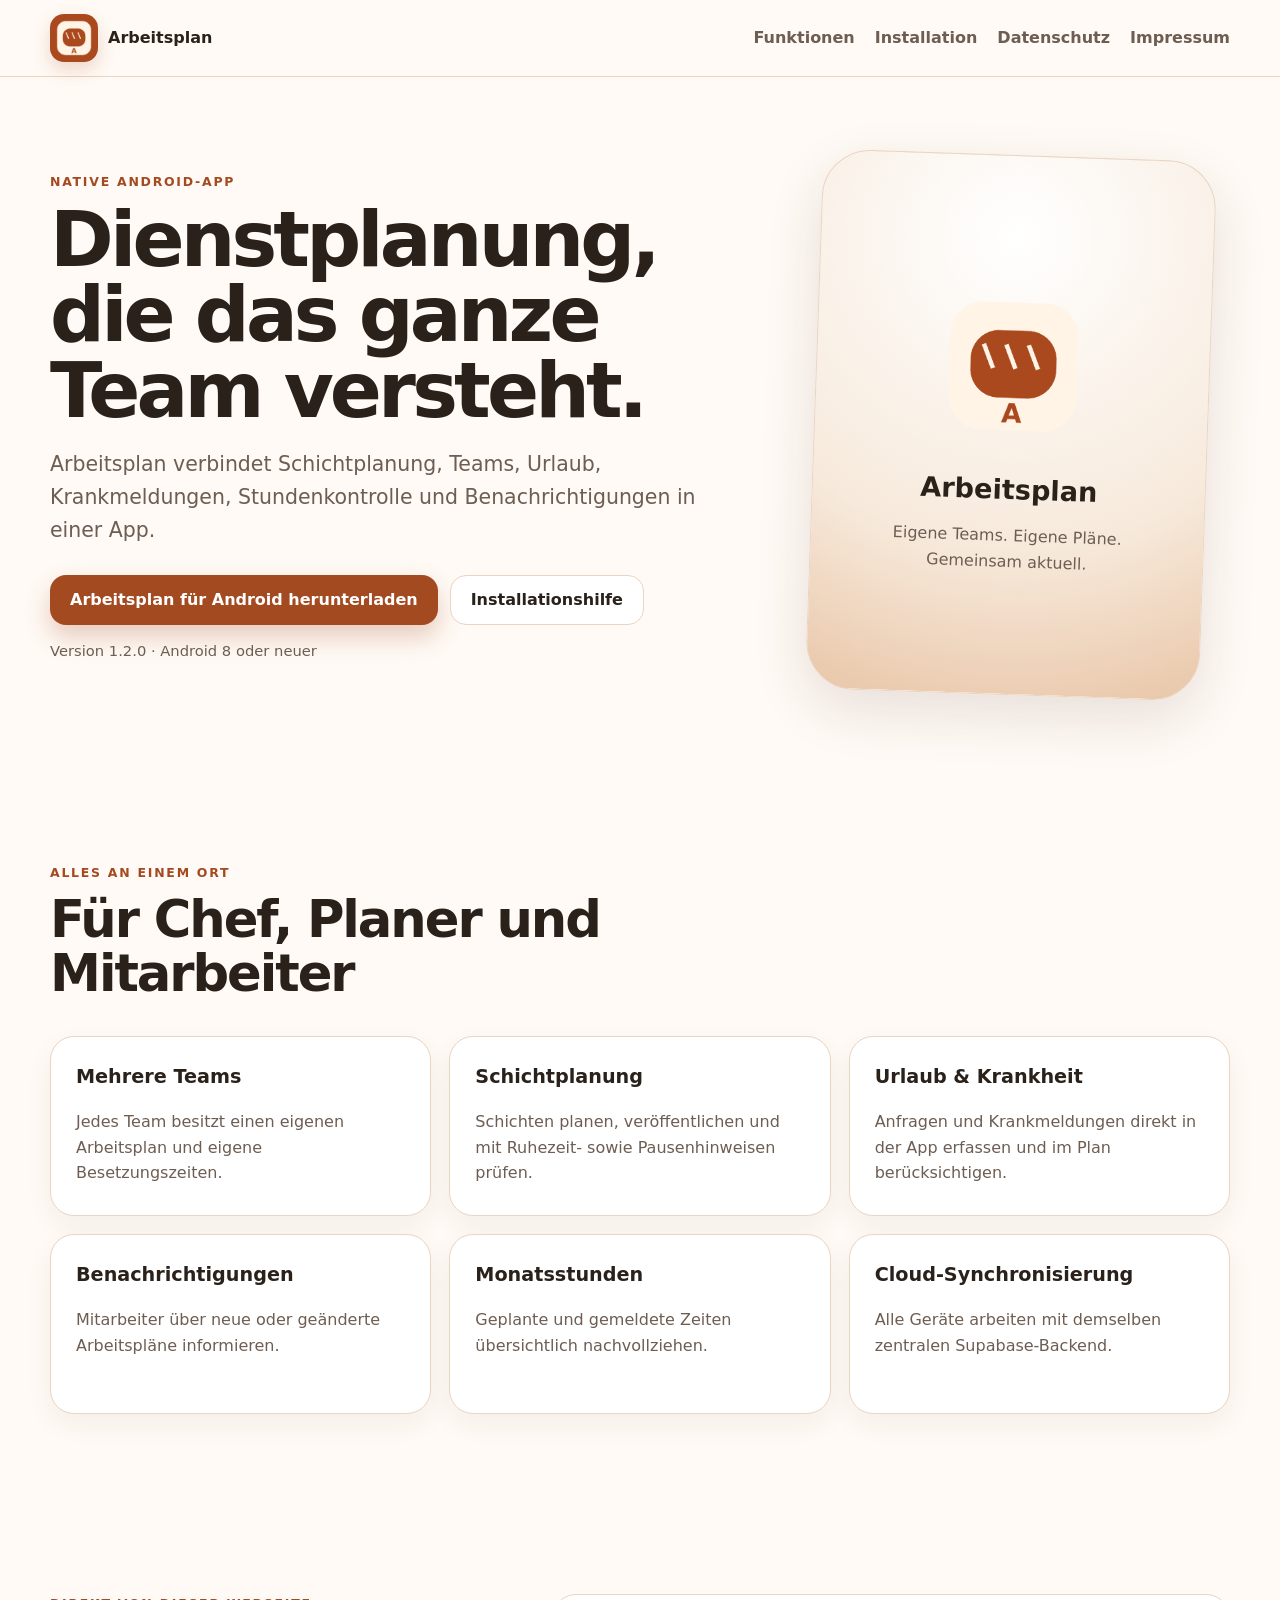
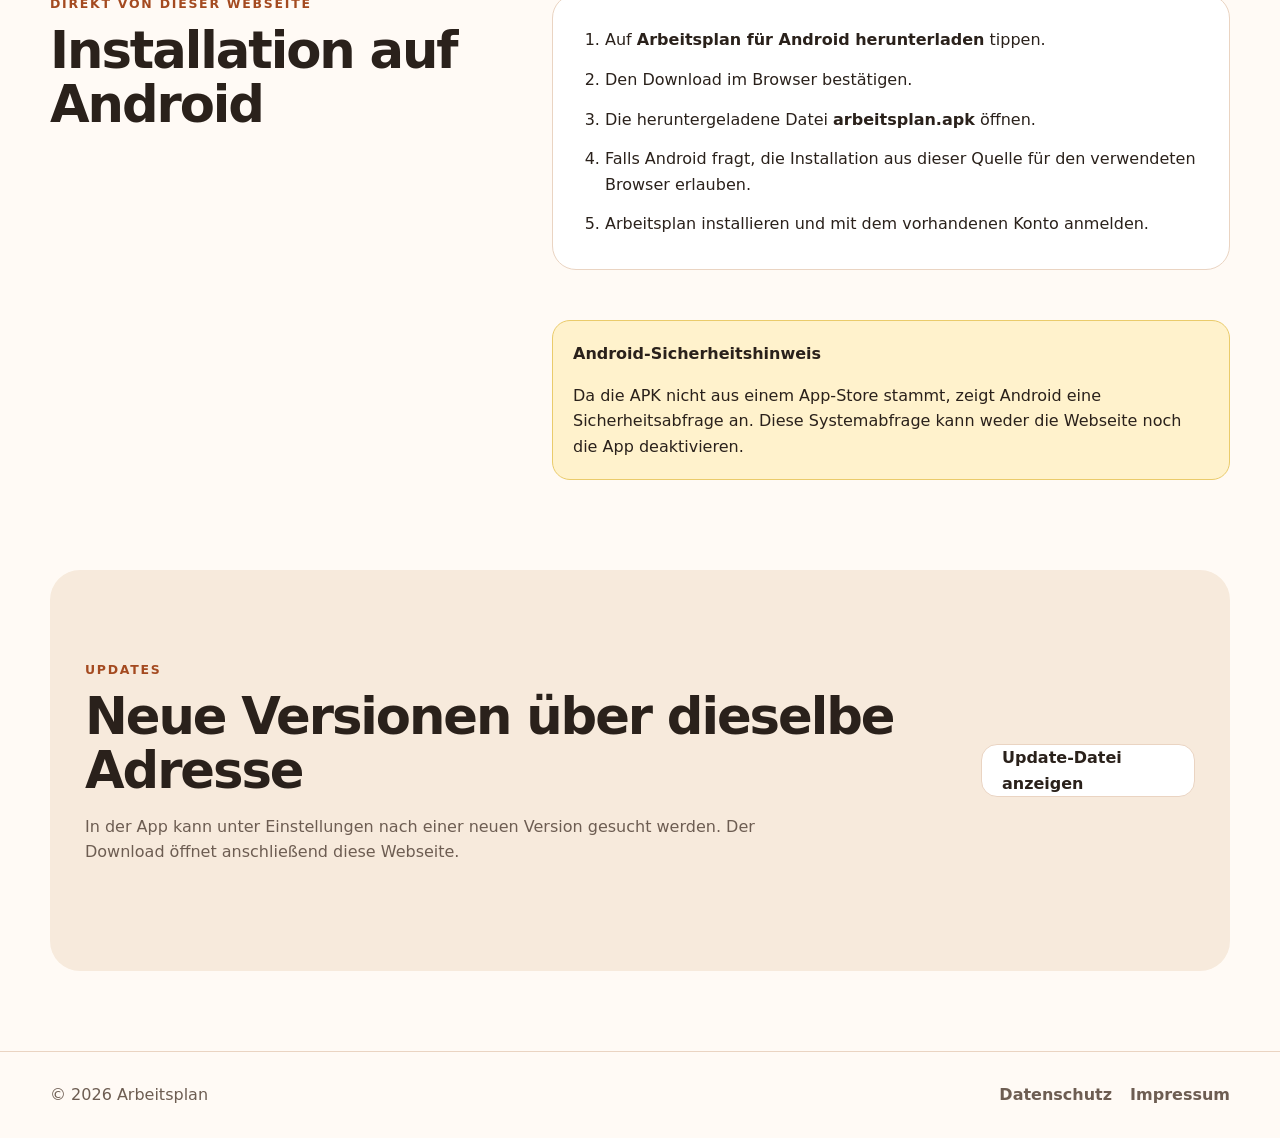
<file: index.html>
<!doctype html>
<html lang="de">
<head>
  <meta charset="utf-8">
  <meta name="viewport" content="width=device-width, initial-scale=1">
  <meta name="theme-color" content="#a44a20">
  <meta name="description" content="Arbeitsplan – Dienstplanung, Urlaub, Krankmeldungen und Arbeitszeiten für Teams.">
  <title>Arbeitsplan herunterladen</title>
  <link rel="icon" href="assets/icon.png">
  <link rel="stylesheet" href="styles.css">
</head>
<body>
  <header class="site-header">
    <a class="brand" href="#start" aria-label="Arbeitsplan Startseite">
      <img src="assets/icon.png" alt="" width="48" height="48">
      <span>Arbeitsplan</span>
    </a>
    <nav aria-label="Hauptnavigation">
      <a href="#funktionen">Funktionen</a>
      <a href="#installation">Installation</a>
      <a href="datenschutz.html">Datenschutz</a>
      <a href="impressum.html">Impressum</a>
    </nav>
  </header>

  <main id="start">
    <section class="hero">
      <div class="hero-copy">
        <p class="eyebrow">Native Android-App</p>
        <h1>Dienstplanung, die das ganze Team versteht.</h1>
        <p class="lead">Arbeitsplan verbindet Schichtplanung, Teams, Urlaub, Krankmeldungen, Stundenkontrolle und Benachrichtigungen in einer App.</p>
        <div class="actions">
          <a class="button primary" href="https://expo.dev/accounts/fpsnox/projects/arbeitsplan/builds/e3d83ea1-603f-46ea-b3bf-33737005f530">Arbeitsplan für Android herunterladen</a>
          <a class="button secondary" href="#installation">Installationshilfe</a>
        </div>
        <p class="version">Version 1.2.0 · Android 8 oder neuer</p>
      </div>
      <div class="phone-card" aria-label="Arbeitsplan App-Vorschau">
        <img src="assets/splash-icon.png" alt="Arbeitsplan App-Symbol">
        <strong>Arbeitsplan</strong>
        <span>Eigene Teams. Eigene Pläne. Gemeinsam aktuell.</span>
      </div>
    </section>

    <section id="funktionen" class="section">
      <div class="section-heading">
        <p class="eyebrow">Alles an einem Ort</p>
        <h2>Für Chef, Planer und Mitarbeiter</h2>
      </div>
      <div class="feature-grid">
        <article><h3>Mehrere Teams</h3><p>Jedes Team besitzt einen eigenen Arbeitsplan und eigene Besetzungszeiten.</p></article>
        <article><h3>Schichtplanung</h3><p>Schichten planen, veröffentlichen und mit Ruhezeit- sowie Pausenhinweisen prüfen.</p></article>
        <article><h3>Urlaub & Krankheit</h3><p>Anfragen und Krankmeldungen direkt in der App erfassen und im Plan berücksichtigen.</p></article>
        <article><h3>Benachrichtigungen</h3><p>Mitarbeiter über neue oder geänderte Arbeitspläne informieren.</p></article>
        <article><h3>Monatsstunden</h3><p>Geplante und gemeldete Zeiten übersichtlich nachvollziehen.</p></article>
        <article><h3>Cloud-Synchronisierung</h3><p>Alle Geräte arbeiten mit demselben zentralen Supabase-Backend.</p></article>
      </div>
    </section>

    <section id="installation" class="section installation">
      <div class="section-heading">
        <p class="eyebrow">Direkt von dieser Webseite</p>
        <h2>Installation auf Android</h2>
      </div>
      <ol>
        <li>Auf <strong>Arbeitsplan für Android herunterladen</strong> tippen.</li>
        <li>Den Download im Browser bestätigen.</li>
        <li>Die heruntergeladene Datei <strong>arbeitsplan.apk</strong> öffnen.</li>
        <li>Falls Android fragt, die Installation aus dieser Quelle für den verwendeten Browser erlauben.</li>
        <li>Arbeitsplan installieren und mit dem vorhandenen Konto anmelden.</li>
      </ol>
      <div class="notice">
        <strong>Android-Sicherheitshinweis</strong>
        <p>Da die APK nicht aus einem App-Store stammt, zeigt Android eine Sicherheitsabfrage an. Diese Systemabfrage kann weder die Webseite noch die App deaktivieren.</p>
      </div>
    </section>

    <section class="section support">
      <div>
        <p class="eyebrow">Updates</p>
        <h2>Neue Versionen über dieselbe Adresse</h2>
        <p>In der App kann unter Einstellungen nach einer neuen Version gesucht werden. Der Download öffnet anschließend diese Webseite.</p>
      </div>
      <a class="button secondary" href="updates/latest.json">Update-Datei anzeigen</a>
    </section>
  </main>

  <footer>
    <span>© <span id="year"></span> Arbeitsplan</span>
    <div><a href="datenschutz.html">Datenschutz</a><a href="impressum.html">Impressum</a></div>
  </footer>
  <script>document.getElementById('year').textContent = new Date().getFullYear();</script>
</body>
</html>
</file>
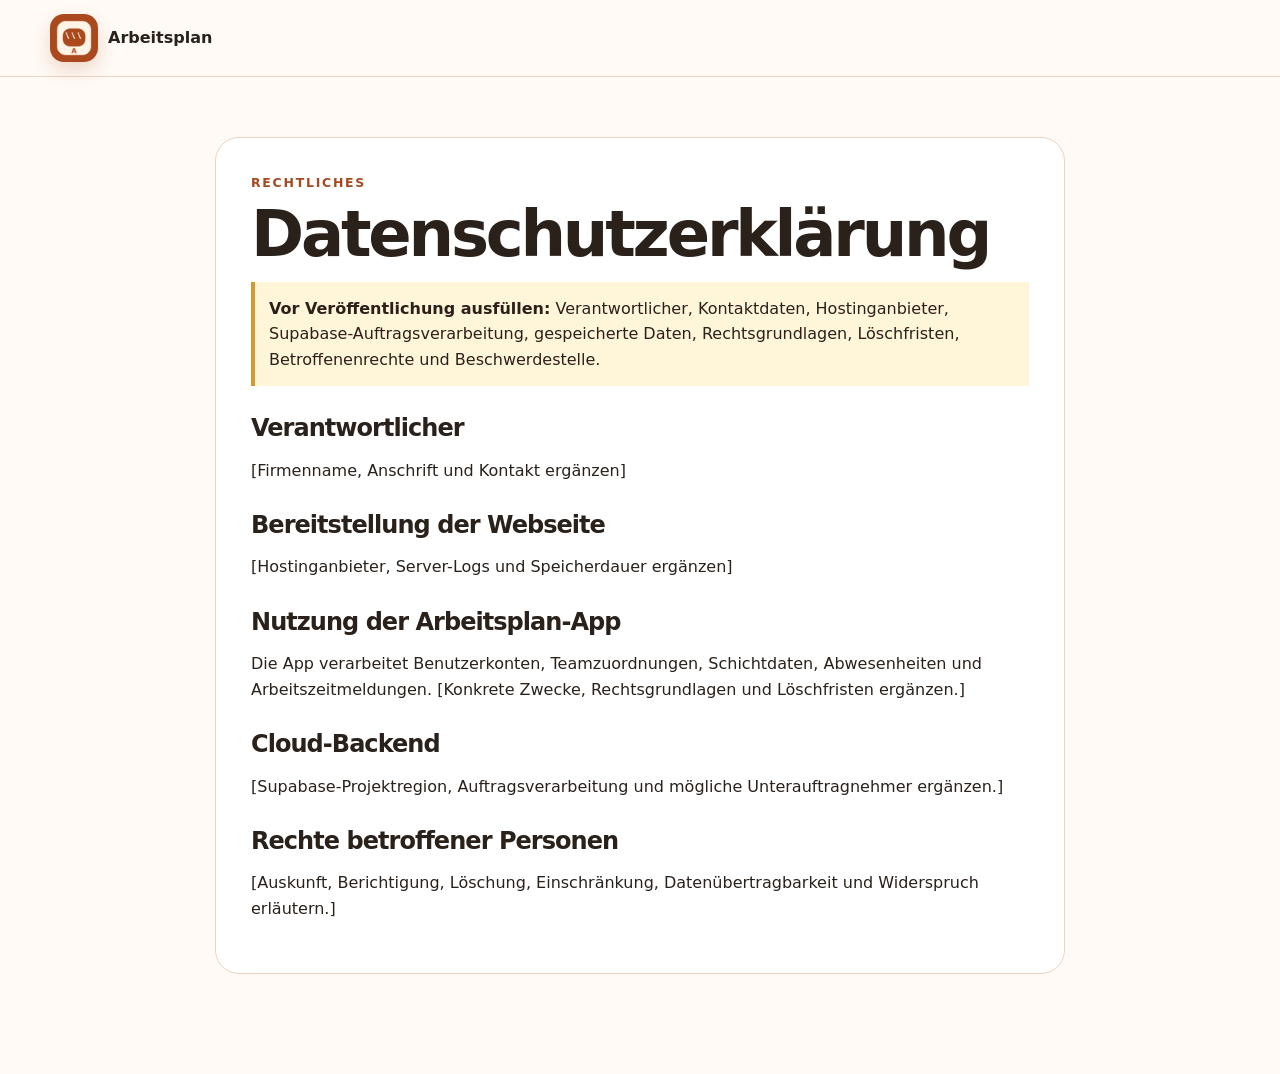
<file: datenschutz.html>
<!doctype html>
<html lang="de">
<head><meta charset="utf-8"><meta name="viewport" content="width=device-width,initial-scale=1"><title>Datenschutz · Arbeitsplan</title><link rel="stylesheet" href="styles.css"></head>
<body>
<header class="site-header"><a class="brand" href="index.html"><img src="assets/icon.png" alt="" width="48" height="48"><span>Arbeitsplan</span></a></header>
<main class="legal">
  <p class="eyebrow">Rechtliches</p><h1>Datenschutzerklärung</h1>
  <p class="placeholder"><strong>Vor Veröffentlichung ausfüllen:</strong> Verantwortlicher, Kontaktdaten, Hostinganbieter, Supabase-Auftragsverarbeitung, gespeicherte Daten, Rechtsgrundlagen, Löschfristen, Betroffenenrechte und Beschwerdestelle.</p>
  <h2>Verantwortlicher</h2><p>[Firmenname, Anschrift und Kontakt ergänzen]</p>
  <h2>Bereitstellung der Webseite</h2><p>[Hostinganbieter, Server-Logs und Speicherdauer ergänzen]</p>
  <h2>Nutzung der Arbeitsplan-App</h2><p>Die App verarbeitet Benutzerkonten, Teamzuordnungen, Schichtdaten, Abwesenheiten und Arbeitszeitmeldungen. [Konkrete Zwecke, Rechtsgrundlagen und Löschfristen ergänzen.]</p>
  <h2>Cloud-Backend</h2><p>[Supabase-Projektregion, Auftragsverarbeitung und mögliche Unterauftragnehmer ergänzen.]</p>
  <h2>Rechte betroffener Personen</h2><p>[Auskunft, Berichtigung, Löschung, Einschränkung, Datenübertragbarkeit und Widerspruch erläutern.]</p>
</main>
</body></html>
</file>
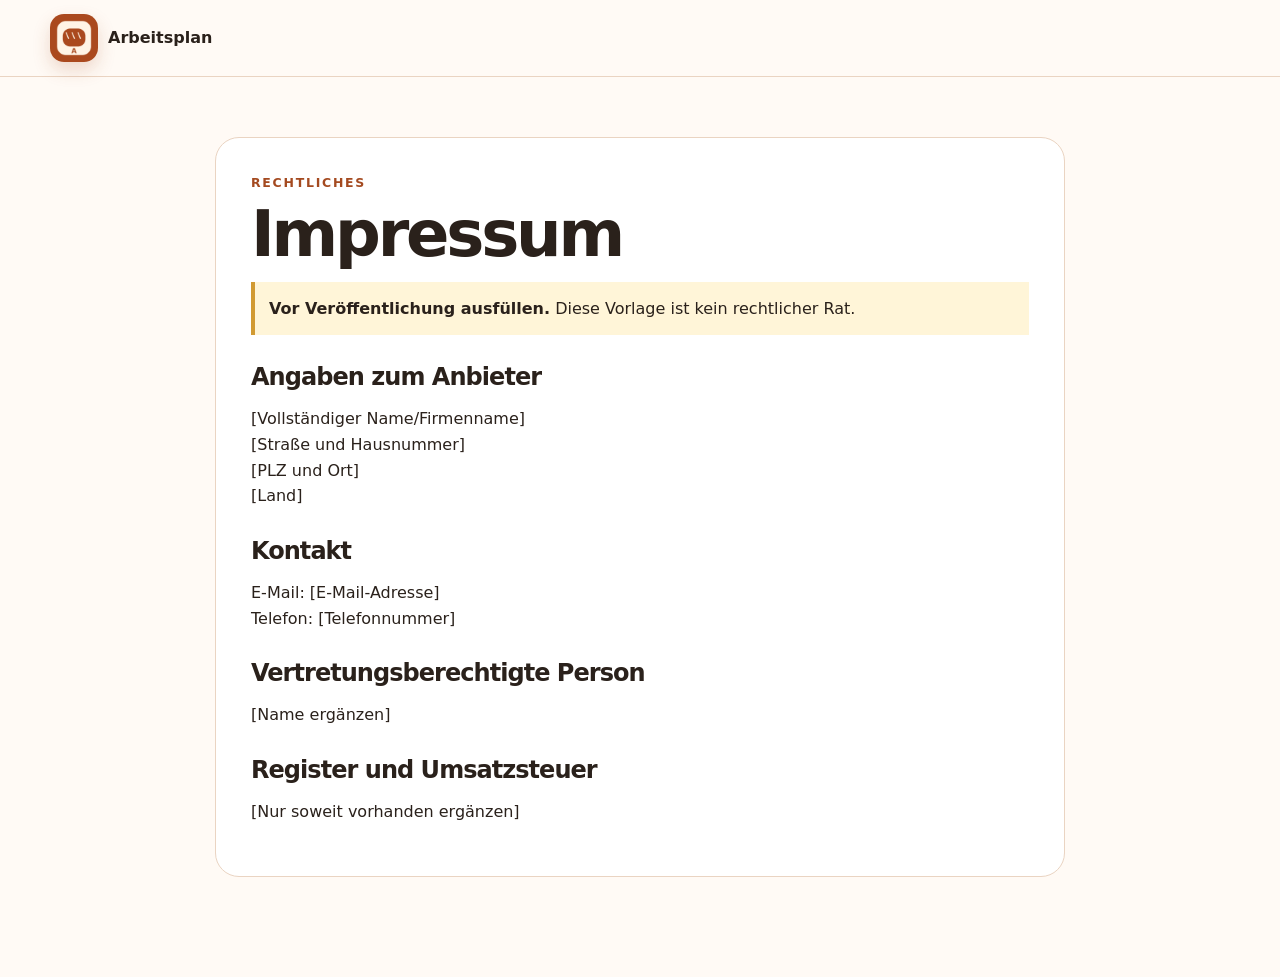
<file: impressum.html>
<!doctype html>
<html lang="de">
<head><meta charset="utf-8"><meta name="viewport" content="width=device-width,initial-scale=1"><title>Impressum · Arbeitsplan</title><link rel="stylesheet" href="styles.css"></head>
<body>
<header class="site-header"><a class="brand" href="index.html"><img src="assets/icon.png" alt="" width="48" height="48"><span>Arbeitsplan</span></a></header>
<main class="legal">
  <p class="eyebrow">Rechtliches</p><h1>Impressum</h1>
  <p class="placeholder"><strong>Vor Veröffentlichung ausfüllen.</strong> Diese Vorlage ist kein rechtlicher Rat.</p>
  <h2>Angaben zum Anbieter</h2><p>[Vollständiger Name/Firmenname]<br>[Straße und Hausnummer]<br>[PLZ und Ort]<br>[Land]</p>
  <h2>Kontakt</h2><p>E-Mail: [E-Mail-Adresse]<br>Telefon: [Telefonnummer]</p>
  <h2>Vertretungsberechtigte Person</h2><p>[Name ergänzen]</p>
  <h2>Register und Umsatzsteuer</h2><p>[Nur soweit vorhanden ergänzen]</p>
</main>
</body></html>
</file>
<file: styles.css>
:root {
  color-scheme: light;
  --bg: #fffaf5;
  --surface: #ffffff;
  --surface-2: #f7eadc;
  --text: #2a211b;
  --muted: #6d5d52;
  --line: #ead4c2;
  --primary: #a44a20;
  --primary-dark: #7f3516;
  --shadow: 0 20px 55px rgba(64, 34, 18, .12);
}
* { box-sizing: border-box; }
html { scroll-behavior: smooth; }
body { margin: 0; font-family: Inter, ui-sans-serif, system-ui, -apple-system, BlinkMacSystemFont, "Segoe UI", sans-serif; background: var(--bg); color: var(--text); line-height: 1.6; }
a { color: inherit; }
.site-header { position: sticky; top: 0; z-index: 10; display: flex; align-items: center; justify-content: space-between; gap: 24px; padding: 14px max(24px, calc((100vw - 1180px) / 2)); background: rgba(255,250,245,.92); border-bottom: 1px solid var(--line); backdrop-filter: blur(14px); }
.brand { display: inline-flex; align-items: center; gap: 10px; font-weight: 900; text-decoration: none; }
.brand img { border-radius: 14px; box-shadow: 0 8px 18px rgba(164,74,32,.2); }
nav { display: flex; gap: 20px; flex-wrap: wrap; }
nav a, footer a { color: var(--muted); font-weight: 700; text-decoration: none; }
nav a:hover, footer a:hover { color: var(--primary); }
main { overflow: hidden; }
.hero, .section { width: min(1180px, calc(100% - 40px)); margin-inline: auto; }
.hero { min-height: 72vh; display: grid; grid-template-columns: 1.25fr .75fr; align-items: center; gap: 70px; padding: 78px 0; }
.eyebrow { margin: 0 0 10px; color: var(--primary); text-transform: uppercase; letter-spacing: .14em; font-size: .78rem; font-weight: 900; }
h1 { max-width: 780px; margin: 0; font-size: clamp(2.65rem, 6vw, 5.4rem); line-height: .98; letter-spacing: -.05em; }
h2 { margin: 0; font-size: clamp(2rem, 4vw, 3.4rem); line-height: 1.05; letter-spacing: -.04em; }
h3 { margin: 0 0 7px; font-size: 1.2rem; }
.lead { max-width: 720px; color: var(--muted); font-size: clamp(1.05rem, 2vw, 1.28rem); }
.actions { display: flex; gap: 12px; flex-wrap: wrap; margin: 28px 0 10px; }
.button { display: inline-flex; align-items: center; justify-content: center; min-height: 50px; padding: 0 20px; border-radius: 16px; font-weight: 900; text-decoration: none; transition: transform .15s ease, box-shadow .15s ease; }
.button:hover { transform: translateY(-2px); }
.button.primary { background: var(--primary); color: white; box-shadow: 0 12px 25px rgba(164,74,32,.26); }
.button.primary:hover { background: var(--primary-dark); }
.button.secondary { background: var(--surface); border: 1px solid var(--line); color: var(--text); }
.version { color: var(--muted); font-size: .92rem; }
.phone-card { aspect-ratio: .73; max-height: 540px; display: flex; flex-direction: column; align-items: center; justify-content: center; gap: 12px; padding: 30px; border: 1px solid var(--line); border-radius: 48px; background: radial-gradient(circle at 50% 15%, #fff 0, var(--surface-2) 62%, #e9c6a8 100%); box-shadow: var(--shadow); text-align: center; transform: rotate(2deg); }
.phone-card img { width: min(180px, 58%); }
.phone-card strong { font-size: 1.7rem; }
.phone-card span { max-width: 260px; color: var(--muted); }
.section { padding: 90px 0; }
.section-heading { max-width: 780px; margin-bottom: 36px; }
.feature-grid { display: grid; grid-template-columns: repeat(3, 1fr); gap: 18px; }
.feature-grid article { min-height: 180px; padding: 25px; border: 1px solid var(--line); border-radius: 24px; background: var(--surface); box-shadow: 0 10px 28px rgba(64,34,18,.055); }
.feature-grid p { color: var(--muted); margin-bottom: 0; }
.installation { display: grid; grid-template-columns: .8fr 1.2fr; gap: 50px; align-items: start; }
.installation ol { margin: 0; padding: 25px 25px 25px 52px; border: 1px solid var(--line); border-radius: 24px; background: var(--surface); }
.installation li { padding: 7px 0; }
.notice { grid-column: 2; padding: 20px; border-radius: 18px; background: #fff2cc; border: 1px solid #eacb6b; }
.notice p { margin-bottom: 0; }
.support { display: flex; justify-content: space-between; align-items: center; gap: 30px; margin-bottom: 80px; padding-inline: 35px; border-radius: 30px; background: var(--surface-2); }
.support p:not(.eyebrow) { color: var(--muted); max-width: 700px; }
footer { display: flex; justify-content: space-between; gap: 20px; padding: 30px max(24px, calc((100vw - 1180px) / 2)); border-top: 1px solid var(--line); color: var(--muted); }
footer div { display: flex; gap: 18px; }
.legal { width: min(850px, calc(100% - 40px)); margin: 60px auto 100px; padding: 35px; background: var(--surface); border: 1px solid var(--line); border-radius: 24px; }
.legal h1 { font-size: clamp(2.2rem, 5vw, 4rem); }
.legal h2 { margin-top: 30px; font-size: 1.5rem; }
.legal .placeholder { padding: 14px; border-left: 4px solid #d19a32; background: #fff5d8; }
@media (max-width: 850px) {
  .site-header { align-items: flex-start; }
  nav { display: none; }
  .hero { min-height: auto; grid-template-columns: 1fr; gap: 35px; padding: 55px 0; }
  .phone-card { max-height: 390px; transform: none; }
  .feature-grid { grid-template-columns: 1fr; }
  .installation { grid-template-columns: 1fr; gap: 25px; }
  .notice { grid-column: 1; }
  .support { align-items: flex-start; flex-direction: column; padding: 35px 25px; }
  footer { flex-direction: column; }
}
</file>
